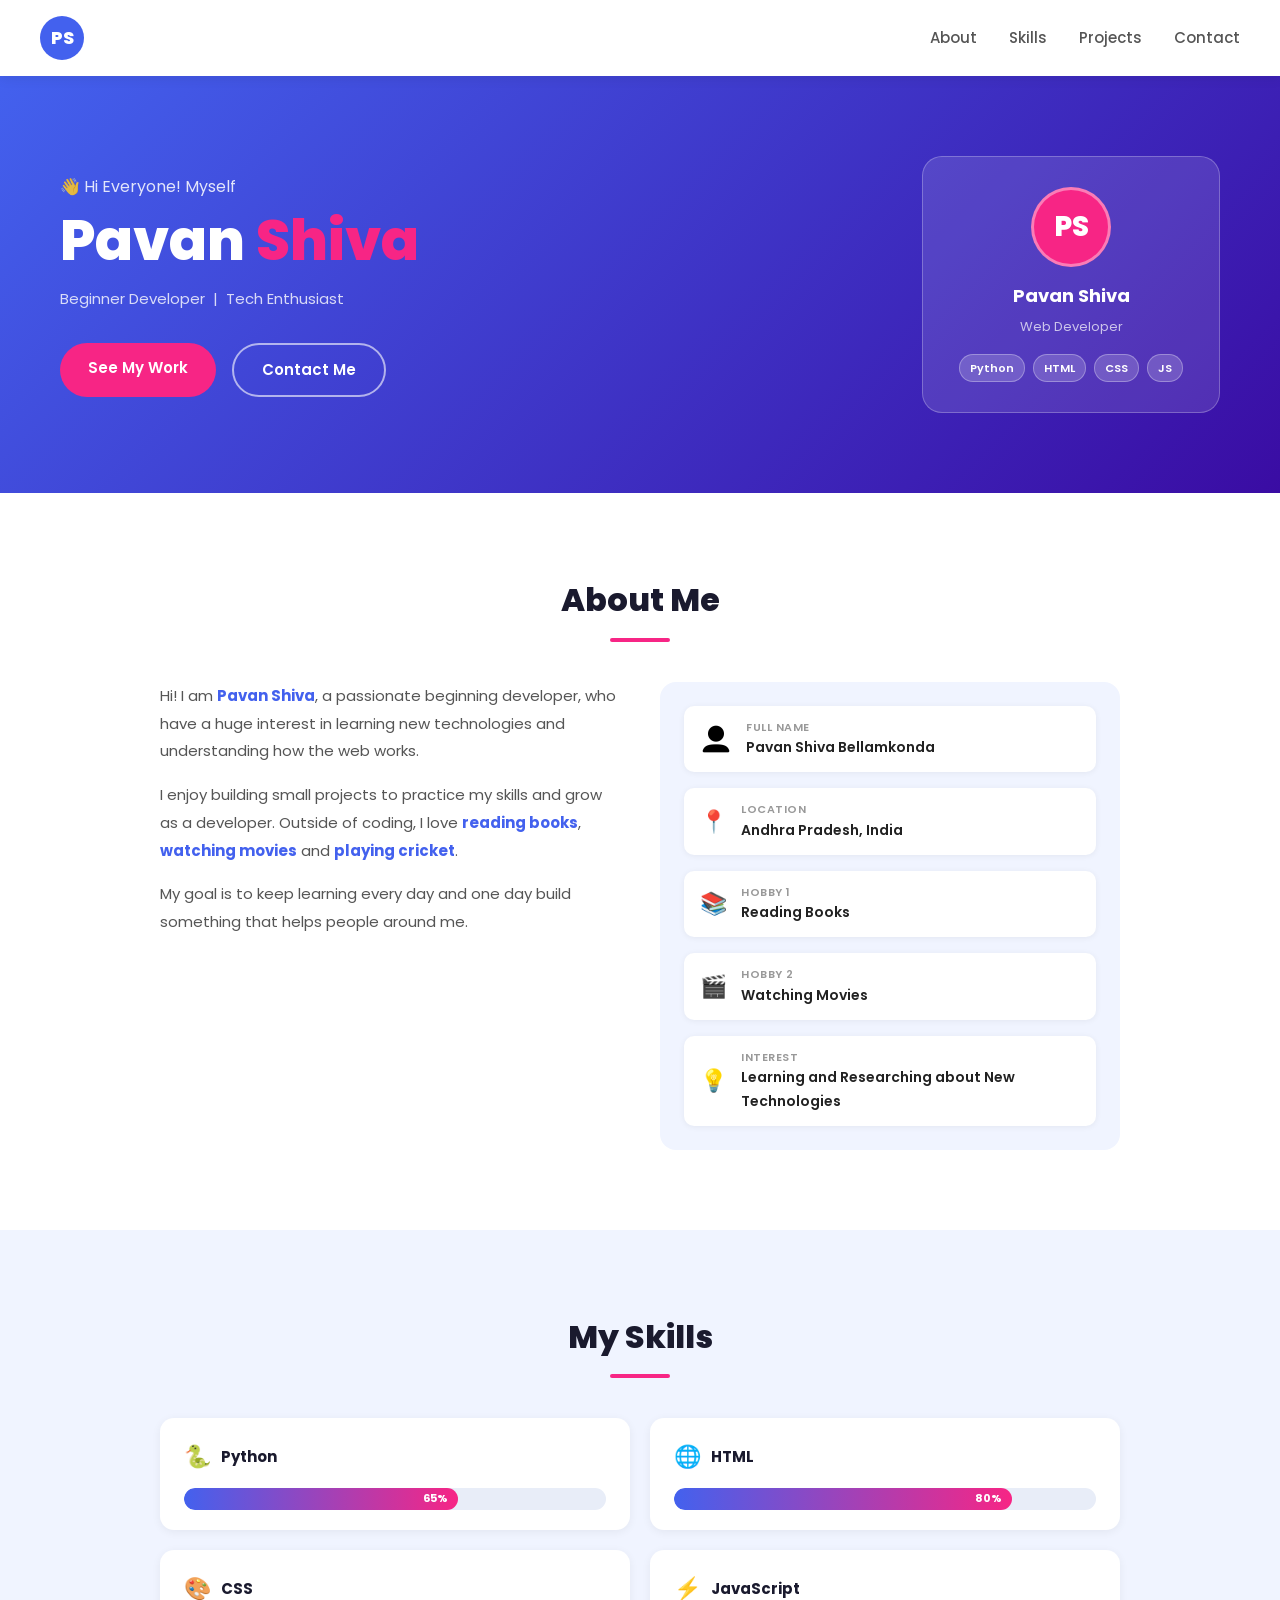
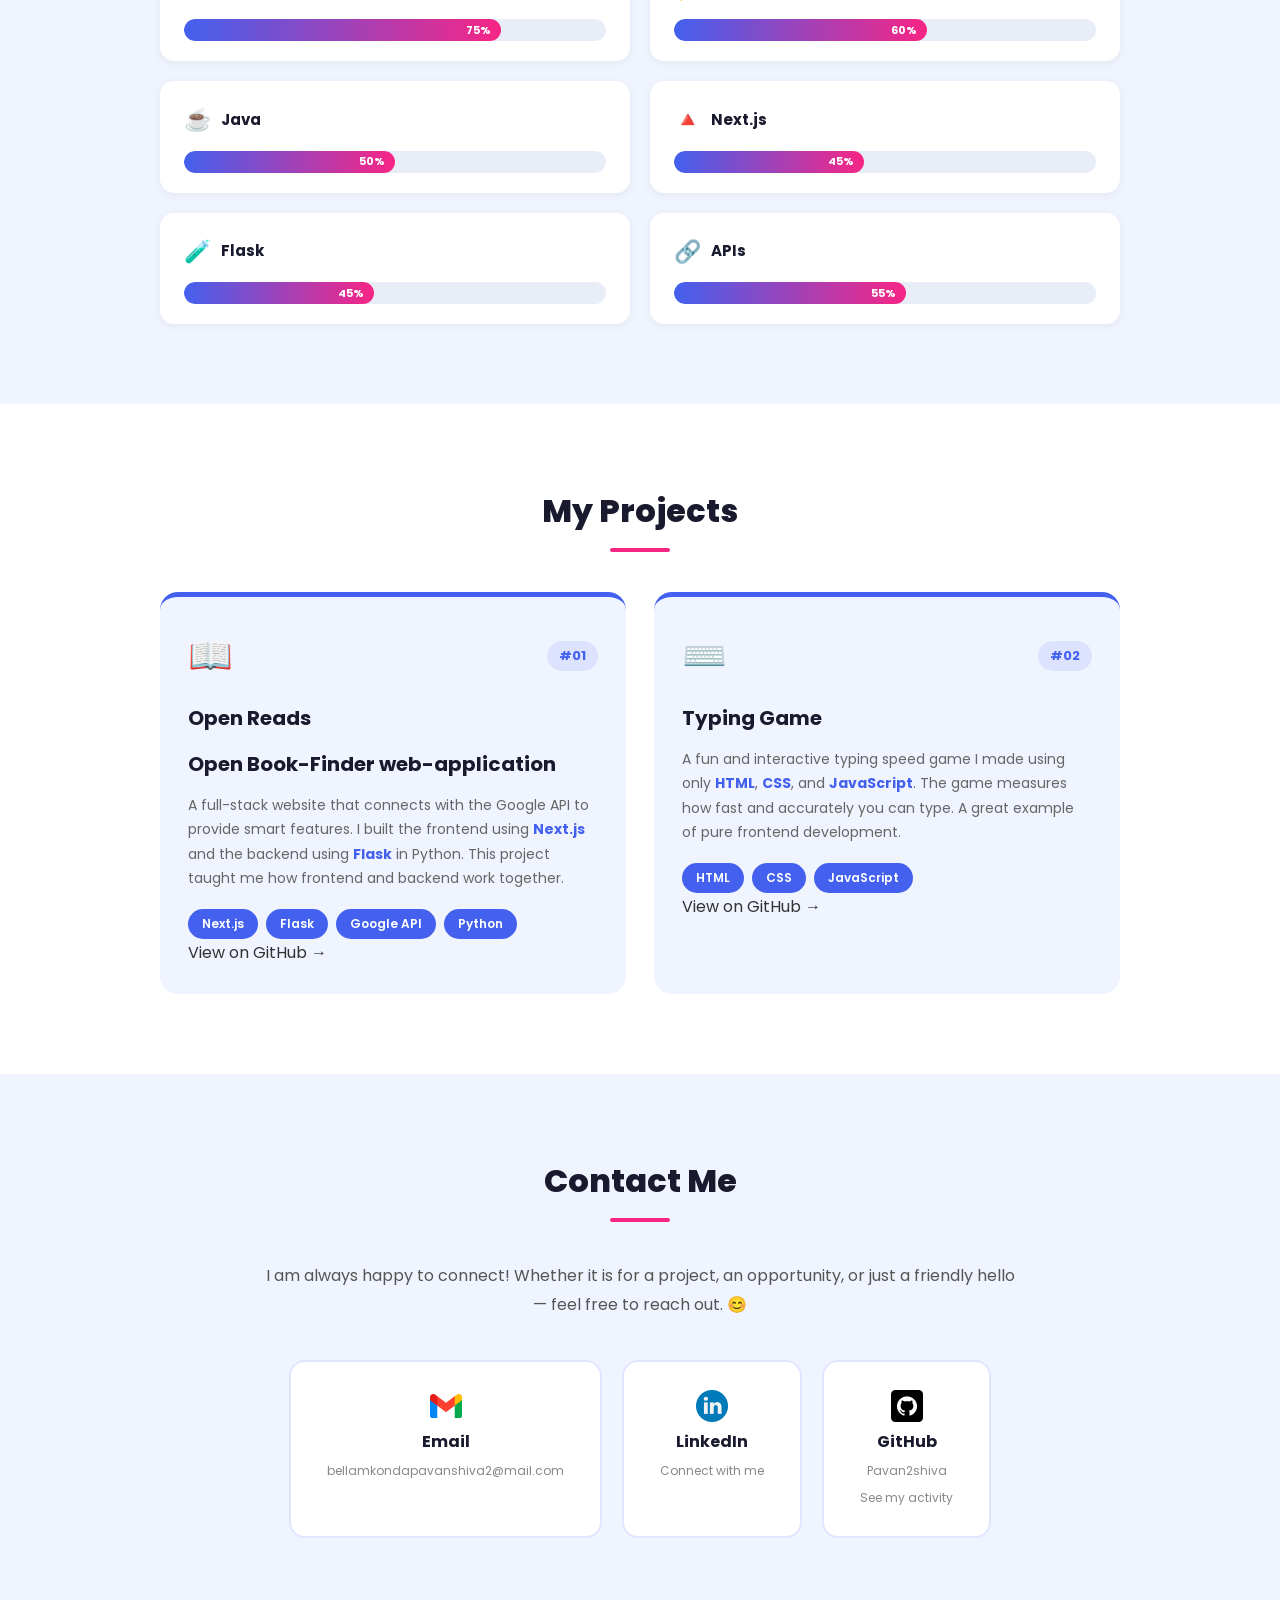
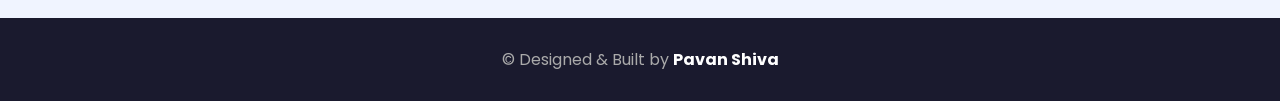
<file: index.html>
<!DOCTYPE html>
<html lang="en">
<head>
  <meta charset="UTF-8" />
  <meta name="viewport" content="width=device-width, initial-scale=1.0"/>
  <title>Pavan Shiva | Portfolio</title>
  <link rel="stylesheet" href="style.css" />
  <link href="https://fonts.googleapis.com/css2?family=Poppins:wght@300;400;600;700;800&display=swap" rel="stylesheet"/>
</head>
<body>
 
  <nav>
    <div class="logo">PS</div>
    <ul>
      <li><a href="#about">About</a></li>
      <li><a href="#skills">Skills</a></li>
      <li><a href="#projects">Projects</a></li>
      <li><a href="#contact">Contact</a></li>
    </ul>
  </nav>
 
  <!-- introduction bar -->
  <section id="hero">
    <div class="hero-text">
      <p class="hello"> 👋 Hi Everyone! Myself</p>
      <h1>Pavan <span>Shiva</span></h1>
      <p class="tagline">Beginner Developer &nbsp;|&nbsp; Tech Enthusiast &nbsp;</p>
      <div class="hero-buttons">
        <a href="#projects" class="btn-main">See My Work</a>
        <a href="#contact" class="btn-ghost">Contact Me</a>
      </div>
    </div>
    <div class="hero-card">
      <div class="avatar">PS</div>
      <p class="card-name">Pavan Shiva</p>
      <p class="card-role">Web Developer</p>
      <div class="card-badges">
        <span>Python</span>
        <span>HTML</span>
        <span>CSS</span>
        <span>JS</span>
      </div>
    </div>
  </section>
 
  <!-- About Section -->
  <section id="about">
    <div class="section-title">
      <h2>About Me</h2>
      <div class="underline"></div>
    </div>
    <div class="about-grid">
      <div class="about-left">
        <p>
          Hi! I am <strong>Pavan Shiva</strong>, a passionate beginning developer, who have a huge interest in learning
          new technologies and understanding how the web works.
        </p>
        <p>
          I enjoy building small projects to practice my skills and grow as a developer.
          Outside of coding, I love <strong>reading books</strong>,
          <strong>watching movies</strong> and <strong>playing cricket</strong>.
        </p>
        <p>
          My goal is to keep learning every day and one day build something that
          helps people around me.
        </p>
      </div>
      <div class="about-right">
        <div class="info-box">
          <div class="info-item">
            <img src="user.png" width="32" height="32" alt="Name" />
            <div>
              <p class="info-label">Full Name</p>
              <p class="info-value">Pavan Shiva Bellamkonda</p>
            </div>
          </div>
          <div class="info-item">
            <span class="info-icon">📍</span>
            <div>
              <p class="info-label">Location</p>
              <p class="info-value">Andhra Pradesh, India</p>
            </div>
          </div>
          <div class="info-item">
            <span class="info-icon">📚</span>
            <div>
              <p class="info-label">Hobby 1</p>
              <p class="info-value">Reading Books</p>
            </div>
          </div>
          <div class="info-item">
            <span class="info-icon">🎬</span>
            <div>
              <p class="info-label">Hobby 2</p>
              <p class="info-value">Watching Movies</p>
            </div>
          </div>
          <div class="info-item">
            <span class="info-icon">💡</span>
            <div>
              <p class="info-label">Interest</p>
              <p class="info-value"> Learning and Researching about New Technologies</p>
            </div>
          </div>
        </div>
      </div>
    </div>
  </section>
 
  <!--  Skill section  -->
  <section id="skills" class="skills-section">
    <div class="section-title">
      <h2>My Skills</h2>
      <div class="underline"></div>
    </div>
 
    <div class="skills-grid">
 
      <div class="skill-card">
        <div class="skill-top">
          <span class="skill-emoji">🐍</span>
          <span class="skill-name">Python</span>
        </div>
        <div class="progress-bar">
          <div class="progress-fill" style="width: 65%;">65%</div>
        </div>
      </div>
 
      <div class="skill-card">
        <div class="skill-top">
          <span class="skill-emoji">🌐</span>
          <span class="skill-name">HTML</span>
        </div>
        <div class="progress-bar">
          <div class="progress-fill" style="width: 80%;">80%</div>
        </div>
      </div>
 
      <div class="skill-card">
        <div class="skill-top">
          <span class="skill-emoji">🎨</span>
          <span class="skill-name">CSS</span>
        </div>
        <div class="progress-bar">
          <div class="progress-fill" style="width: 75%;">75%</div>
        </div>
      </div>
 
      <div class="skill-card">
        <div class="skill-top">
          <span class="skill-emoji">⚡</span>
          <span class="skill-name">JavaScript</span>
        </div>
        <div class="progress-bar">
          <div class="progress-fill" style="width: 60%;">60%</div>
        </div>
      </div>
 
      <div class="skill-card">
        <div class="skill-top">
          <span class="skill-emoji">☕</span>
          <span class="skill-name">Java</span>
        </div>
        <div class="progress-bar">
          <div class="progress-fill" style="width: 50%;">50%</div>
        </div>
      </div>
 
      <div class="skill-card">
        <div class="skill-top">
          <span class="skill-emoji">🔺</span>
          <span class="skill-name">Next.js</span>
        </div>
        <div class="progress-bar">
          <div class="progress-fill" style="width: 45%;">45%</div>
        </div>
      </div>
 
      <div class="skill-card">
        <div class="skill-top">
          <span class="skill-emoji">🧪</span>
          <span class="skill-name">Flask</span>
        </div>
        <div class="progress-bar">
          <div class="progress-fill" style="width: 45%;">45%</div>
        </div>
      </div>
 
      <div class="skill-card">
        <div class="skill-top">
          <span class="skill-emoji">🔗</span>
          <span class="skill-name">APIs</span>
        </div>
        <div class="progress-bar">
          <div class="progress-fill" style="width: 55%;">55%</div>
        </div>
      </div>
 
    </div>
  </section>
 
  <!-- ========== PROJECTS ========== -->
  <section id="projects">
    <div class="section-title">
      <h2>My Projects</h2>
      <div class="underline"></div>
    </div>
 
    <div class="projects-grid">
 
      <div class="project-card">
        <div class="project-header">
          <span class="project-emoji">📖</span>
          <span class="project-number">#01</span>
        </div>
        <h3>Open Reads</h3>
        <h3>Open Book-Finder web-application</h3>
        <p>
          A full-stack website that connects with the Google API to provide smart features.
          I built the frontend using <strong>Next.js</strong> and the backend using
          <strong>Flask</strong> in Python. This project taught me how frontend and
          backend work together.
        </p>
       <div class="project-tags">
        <span>Next.js</span>
        <span>Flask</span>
        <span>Google API</span>
        <span>Python</span>
      </div>
      <a href="https://github.com/Pavan2shiva/Open-Reads" target="_blank" class="project-link">
          View on GitHub → </a>
        </div>
 
      <div class="project-card">
        <div class="project-header">
          <span class="project-emoji">⌨️</span>
          <span class="project-number">#02</span>
        </div>
        <h3>Typing Game</h3>
        <p>
          A fun and interactive typing speed game I made using only
          <strong>HTML</strong>, <strong>CSS</strong>, and <strong>JavaScript</strong>.
          The game measures how fast and accurately you can type. A great example
          of pure frontend development.
        </p>
        <div class="project-tags">
          <span>HTML</span>
          <span>CSS</span>
          <span>JavaScript</span>
        </div>
        <a href="https://github.com/Pavan2shiva/Typing-game" target="_blank" class="project-link">
          View on GitHub → </a>
    </div>
  </section>
 
  <!-- ========== CONTACT ========== -->
  <section id="contact" class="contact-section">
    <div class="section-title">
      <h2>Contact Me</h2>
      <div class="underline"></div>
    </div>
    <div class="contact-box">
      <p class="contact-intro">
        I am always happy to connect! Whether it is for a project, an opportunity,
        or just a friendly hello — feel free to reach out. 😊
      </p>
      <div class="contact-cards">
        <a href="mailto:bellamkondapavanshiva2@gmail.com" class="contact-card">
          <img src="gmail.png" width="32" height="32" alt="Gmail" />
          <p>Email</p>
          <small>bellamkondapavanshiva2@mail.com</small>
        </a>
        <a href="https://www.linkedin.com/in/pavan-shiva-255bb831b/" class="contact-card">
          <img src="linkedin.png" width="32" height="32" alt="LinkedIn" />
          <p>LinkedIn</p>
          <small>Connect with me</small>
        </a>
        <a href="https://github.com/Pavan2shiva" class="contact-card">
        <img src="github.png" width="32" height="32" alt="GitHub" />          <p>GitHub</p>
          <small>Pavan2shiva</small>
          <small>See my activity</small>
        </a>
      </div>
    </div>
  </section>
 
  <!-- ========== FOOTER ========== -->
  <footer>
    <p> © Designed & Built by <strong>Pavan Shiva</strong></p>  
  </footer>
 
</body>
</html>
</file>
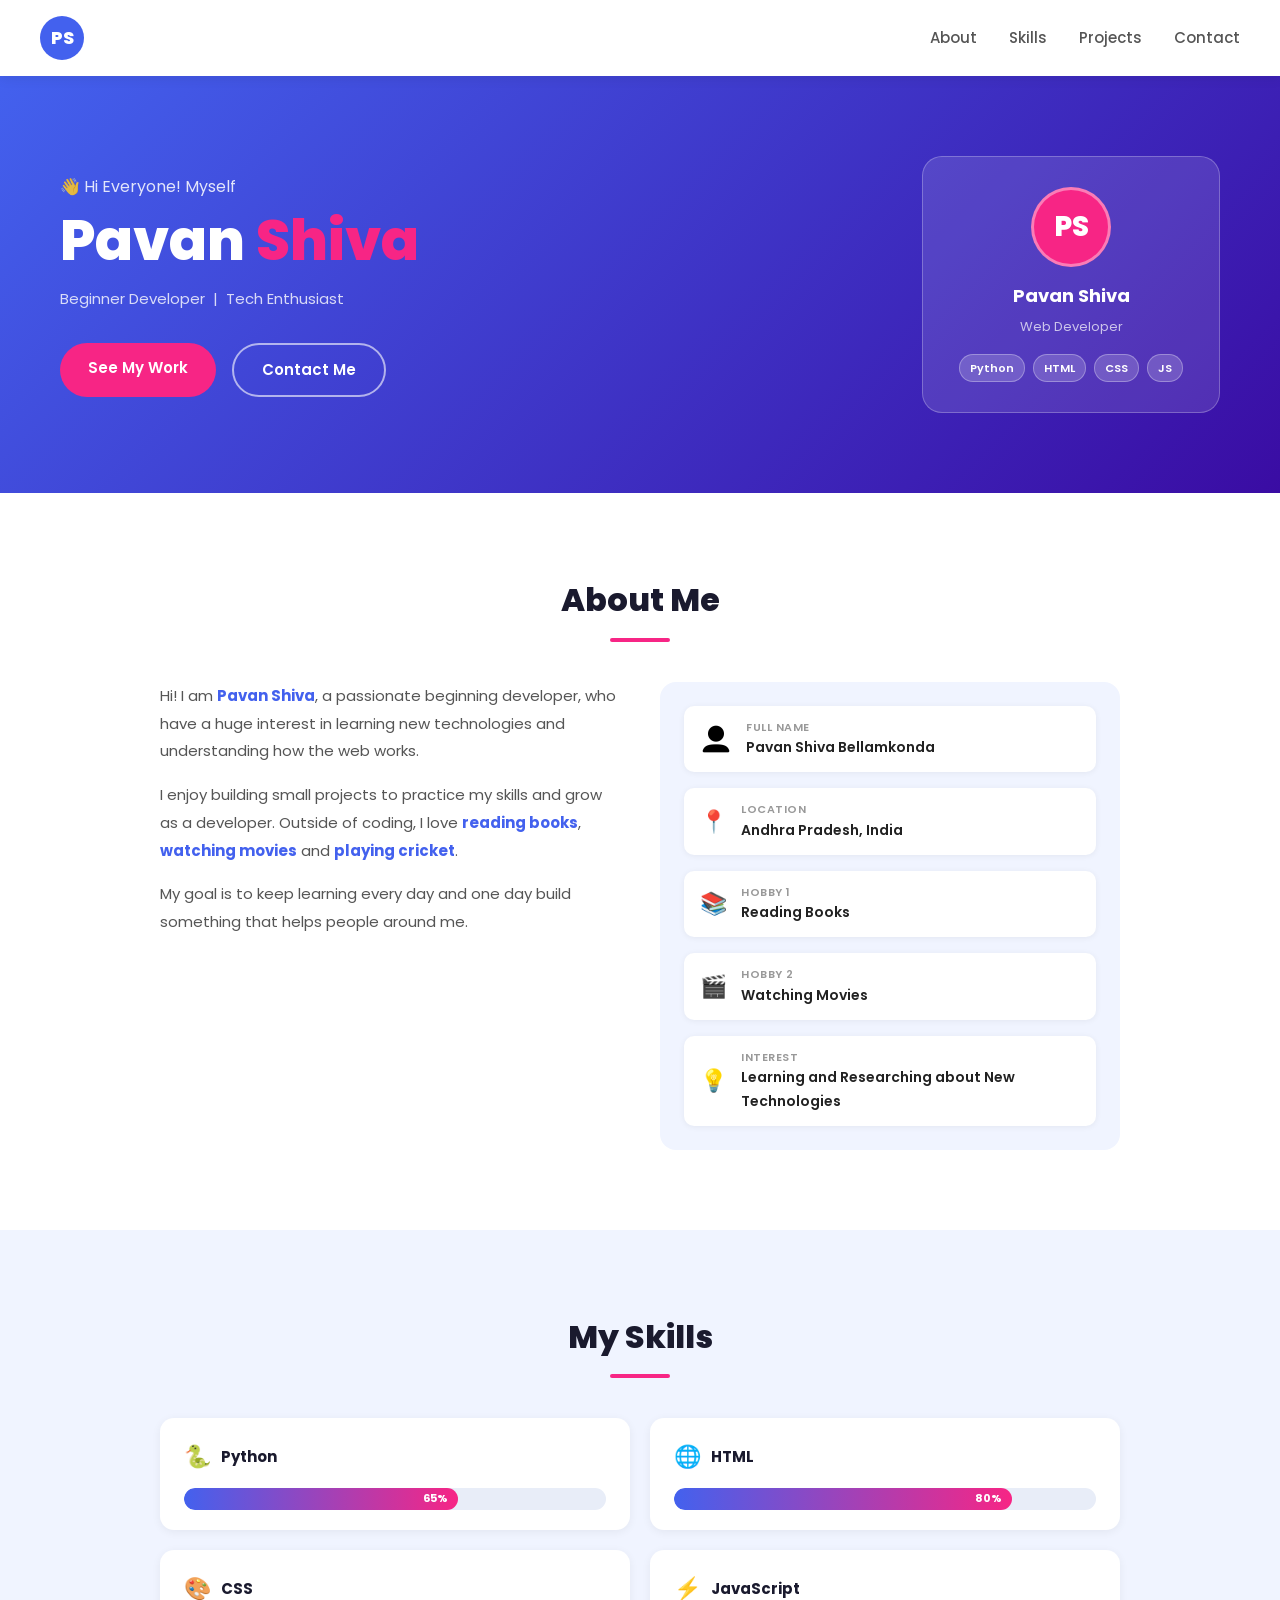
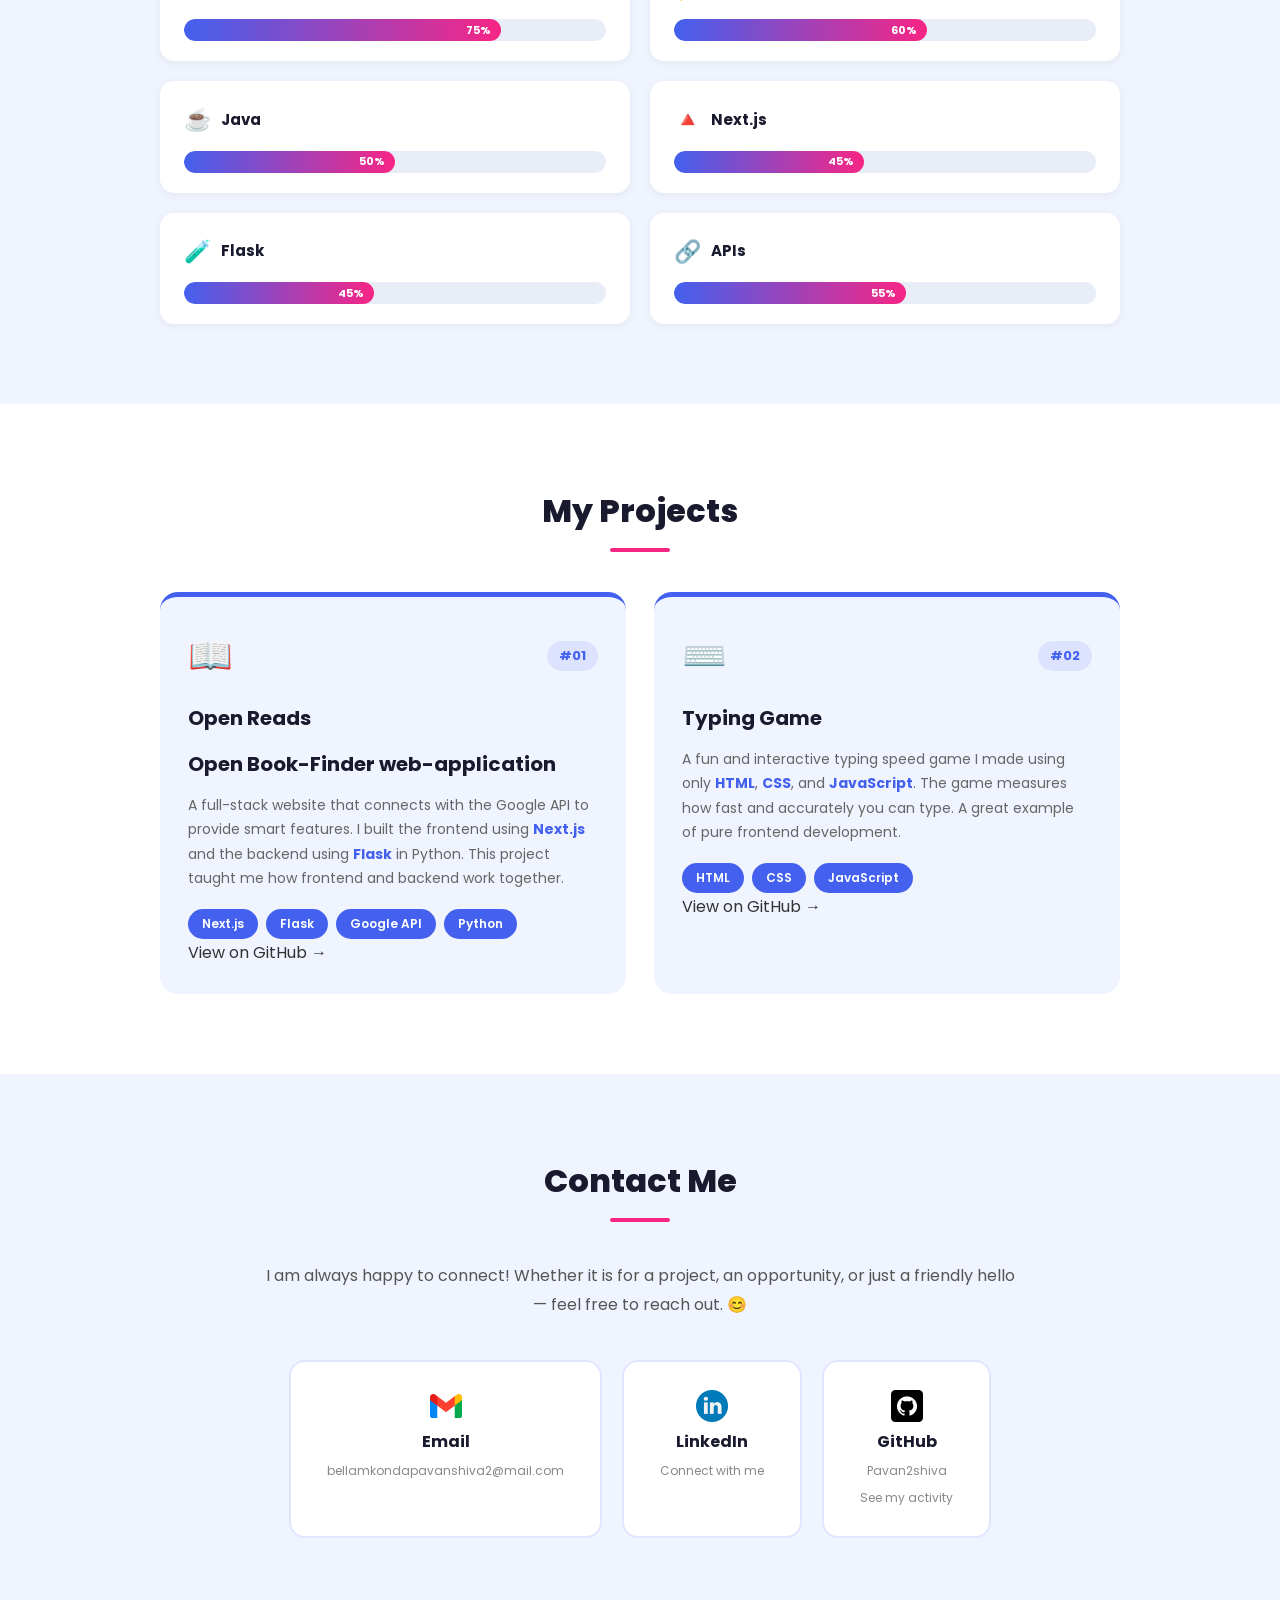
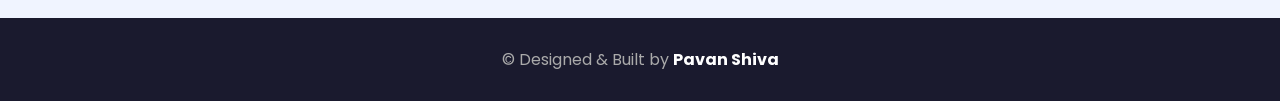
<file: portfolio.html>
<!DOCTYPE html>
<html lang="en">
<head>
  <meta charset="UTF-8" />
  <meta name="viewport" content="width=device-width, initial-scale=1.0"/>
  <title>Pavan Shiva | Portfolio</title>
  <link rel="stylesheet" href="style.css" />
  <link href="https://fonts.googleapis.com/css2?family=Poppins:wght@300;400;600;700;800&display=swap" rel="stylesheet"/>
</head>
<body>
 
  <nav>
    <div class="logo">PS</div>
    <ul>
      <li><a href="#about">About</a></li>
      <li><a href="#skills">Skills</a></li>
      <li><a href="#projects">Projects</a></li>
      <li><a href="#contact">Contact</a></li>
    </ul>
  </nav>
 
  <!-- introduction bar -->
  <section id="hero">
    <div class="hero-text">
      <p class="hello"> 👋 Hi Everyone! Myself</p>
      <h1>Pavan <span>Shiva</span></h1>
      <p class="tagline">Beginner Developer &nbsp;|&nbsp; Tech Enthusiast &nbsp;</p>
      <div class="hero-buttons">
        <a href="#projects" class="btn-main">See My Work</a>
        <a href="#contact" class="btn-ghost">Contact Me</a>
      </div>
    </div>
    <div class="hero-card">
      <div class="avatar">PS</div>
      <p class="card-name">Pavan Shiva</p>
      <p class="card-role">Web Developer</p>
      <div class="card-badges">
        <span>Python</span>
        <span>HTML</span>
        <span>CSS</span>
        <span>JS</span>
      </div>
    </div>
  </section>
 
  <!-- About Section -->
  <section id="about">
    <div class="section-title">
      <h2>About Me</h2>
      <div class="underline"></div>
    </div>
    <div class="about-grid">
      <div class="about-left">
        <p>
          Hi! I am <strong>Pavan Shiva</strong>, a passionate beginning developer, who have a huge interest in learning
          new technologies and understanding how the web works.
        </p>
        <p>
          I enjoy building small projects to practice my skills and grow as a developer.
          Outside of coding, I love <strong>reading books</strong>,
          <strong>watching movies</strong> and <strong>playing cricket</strong>.
        </p>
        <p>
          My goal is to keep learning every day and one day build something that
          helps people around me.
        </p>
      </div>
      <div class="about-right">
        <div class="info-box">
          <div class="info-item">
            <img src="user.png" width="32" height="32" alt="Name" />
            <div>
              <p class="info-label">Full Name</p>
              <p class="info-value">Pavan Shiva Bellamkonda</p>
            </div>
          </div>
          <div class="info-item">
            <span class="info-icon">📍</span>
            <div>
              <p class="info-label">Location</p>
              <p class="info-value">Andhra Pradesh, India</p>
            </div>
          </div>
          <div class="info-item">
            <span class="info-icon">📚</span>
            <div>
              <p class="info-label">Hobby 1</p>
              <p class="info-value">Reading Books</p>
            </div>
          </div>
          <div class="info-item">
            <span class="info-icon">🎬</span>
            <div>
              <p class="info-label">Hobby 2</p>
              <p class="info-value">Watching Movies</p>
            </div>
          </div>
          <div class="info-item">
            <span class="info-icon">💡</span>
            <div>
              <p class="info-label">Interest</p>
              <p class="info-value"> Learning and Researching about New Technologies</p>
            </div>
          </div>
        </div>
      </div>
    </div>
  </section>
 
  <!--  Skill section  -->
  <section id="skills" class="skills-section">
    <div class="section-title">
      <h2>My Skills</h2>
      <div class="underline"></div>
    </div>
 
    <div class="skills-grid">
 
      <div class="skill-card">
        <div class="skill-top">
          <span class="skill-emoji">🐍</span>
          <span class="skill-name">Python</span>
        </div>
        <div class="progress-bar">
          <div class="progress-fill" style="width: 65%;">65%</div>
        </div>
      </div>
 
      <div class="skill-card">
        <div class="skill-top">
          <span class="skill-emoji">🌐</span>
          <span class="skill-name">HTML</span>
        </div>
        <div class="progress-bar">
          <div class="progress-fill" style="width: 80%;">80%</div>
        </div>
      </div>
 
      <div class="skill-card">
        <div class="skill-top">
          <span class="skill-emoji">🎨</span>
          <span class="skill-name">CSS</span>
        </div>
        <div class="progress-bar">
          <div class="progress-fill" style="width: 75%;">75%</div>
        </div>
      </div>
 
      <div class="skill-card">
        <div class="skill-top">
          <span class="skill-emoji">⚡</span>
          <span class="skill-name">JavaScript</span>
        </div>
        <div class="progress-bar">
          <div class="progress-fill" style="width: 60%;">60%</div>
        </div>
      </div>
 
      <div class="skill-card">
        <div class="skill-top">
          <span class="skill-emoji">☕</span>
          <span class="skill-name">Java</span>
        </div>
        <div class="progress-bar">
          <div class="progress-fill" style="width: 50%;">50%</div>
        </div>
      </div>
 
      <div class="skill-card">
        <div class="skill-top">
          <span class="skill-emoji">🔺</span>
          <span class="skill-name">Next.js</span>
        </div>
        <div class="progress-bar">
          <div class="progress-fill" style="width: 45%;">45%</div>
        </div>
      </div>
 
      <div class="skill-card">
        <div class="skill-top">
          <span class="skill-emoji">🧪</span>
          <span class="skill-name">Flask</span>
        </div>
        <div class="progress-bar">
          <div class="progress-fill" style="width: 45%;">45%</div>
        </div>
      </div>
 
      <div class="skill-card">
        <div class="skill-top">
          <span class="skill-emoji">🔗</span>
          <span class="skill-name">APIs</span>
        </div>
        <div class="progress-bar">
          <div class="progress-fill" style="width: 55%;">55%</div>
        </div>
      </div>
 
    </div>
  </section>
 
  <!-- ========== PROJECTS ========== -->
  <section id="projects">
    <div class="section-title">
      <h2>My Projects</h2>
      <div class="underline"></div>
    </div>
 
    <div class="projects-grid">
 
      <div class="project-card">
        <div class="project-header">
          <span class="project-emoji">📖</span>
          <span class="project-number">#01</span>
        </div>
        <h3>Open Reads</h3>
        <h3>Open Book-Finder web-application</h3>
        <p>
          A full-stack website that connects with the Google API to provide smart features.
          I built the frontend using <strong>Next.js</strong> and the backend using
          <strong>Flask</strong> in Python. This project taught me how frontend and
          backend work together.
        </p>
       <div class="project-tags">
        <span>Next.js</span>
        <span>Flask</span>
        <span>Google API</span>
        <span>Python</span>
      </div>
      <a href="https://github.com/Pavan2shiva/Open-Reads" target="_blank" class="project-link">
          View on GitHub → </a>
        </div>
 
      <div class="project-card">
        <div class="project-header">
          <span class="project-emoji">⌨️</span>
          <span class="project-number">#02</span>
        </div>
        <h3>Typing Game</h3>
        <p>
          A fun and interactive typing speed game I made using only
          <strong>HTML</strong>, <strong>CSS</strong>, and <strong>JavaScript</strong>.
          The game measures how fast and accurately you can type. A great example
          of pure frontend development.
        </p>
        <div class="project-tags">
          <span>HTML</span>
          <span>CSS</span>
          <span>JavaScript</span>
        </div>
        <a href="https://github.com/Pavan2shiva/Typing-game" target="_blank" class="project-link">
          View on GitHub → </a>
    </div>
  </section>
 
  <!-- ========== CONTACT ========== -->
  <section id="contact" class="contact-section">
    <div class="section-title">
      <h2>Contact Me</h2>
      <div class="underline"></div>
    </div>
    <div class="contact-box">
      <p class="contact-intro">
        I am always happy to connect! Whether it is for a project, an opportunity,
        or just a friendly hello — feel free to reach out. 😊
      </p>
      <div class="contact-cards">
        <a href="mailto:bellamkondapavanshiva2@gmail.com" class="contact-card">
          <img src="gmail.png" width="32" height="32" alt="Gmail" />
          <p>Email</p>
          <small>bellamkondapavanshiva2@mail.com</small>
        </a>
        <a href="https://www.linkedin.com/in/pavan-shiva-255bb831b/" class="contact-card">
          <img src="linkedin.png" width="32" height="32" alt="LinkedIn" />
          <p>LinkedIn</p>
          <small>Connect with me</small>
        </a>
        <a href="https://github.com/Pavan2shiva" class="contact-card">
        <img src="github.png" width="32" height="32" alt="GitHub" />          <p>GitHub</p>
          <small>Pavan2shiva</small>
          <small>See my activity</small>
        </a>
      </div>
    </div>
  </section>
 
  <!-- ========== FOOTER ========== -->
  <footer>
    <p> © Designed & Built by <strong>Pavan Shiva</strong></p>  
  </footer>
 
</body>
</html>
</file>
<file: style.css>
* {
  margin: 0;
  padding: 0;
  box-sizing: border-box;
}
 
html {
  scroll-behavior: smooth;
}
 
body {
  font-family: 'Poppins', sans-serif;
  background-color: #f0f4ff;
  color: #333333;
  line-height: 1.7;
}
 
a {
  text-decoration: none;
  color: inherit;
}
 
 /* Nav bar */
nav {
  position: sticky;
  top: 0;
  background-color: #ffffff;
  padding: 16px 40px;
  display: flex;
  justify-content: space-between;
  align-items: center;
  box-shadow: 0 2px 12px rgba(0, 0, 0, 0.08);
  z-index: 999;
}
 
/* Logo circle */
.logo {
  background-color: #4361ee;
  color: #ffffff;
  font-size: 18px;
  font-weight: 800;
  width: 44px;
  height: 44px;
  border-radius: 50%;
  display: flex;
  align-items: center;
  justify-content: center;
}
 
/* Nav links list */
nav ul {
  list-style: none;
  display: flex;
  gap: 32px;
}
 
nav ul a {
  font-size: 15px;
  font-weight: 500;
  color: #555555;
  transition: color 0.2s;
}
 
nav ul a:hover {
  color: #4361ee;
}
 
 
/* HERO SECTION*/
 
#hero {
  background: linear-gradient(135deg, #4361ee 0%, #3a0ca3 100%);
  color: #ffffff;
  padding: 80px 60px;
  display: flex;
  justify-content: space-between;
  align-items: center;
  gap: 40px;
  flex-wrap: wrap;
}
 
/* Left side text */
.hero-text .hello {
  font-size: 16px;
  font-weight: 400;
  opacity: 0.85;
  margin-bottom: 10px;
}
 
.hero-text h1 {
  font-size: 56px;
  font-weight: 800;
  line-height: 1.1;
  margin-bottom: 14px;
}
 
/* The colored word "Shiva" */
.hero-text h1 span {
  color: #f72585;
}
 
.hero-text .tagline {
  font-size: 15px;
  opacity: 0.8;
  margin-bottom: 32px;
}
 
/* Hero buttons */
.hero-buttons {
  display: flex;
  gap: 16px;
  flex-wrap: wrap;
}
 
.btn-main {
  background-color: #f72585;
  color: #ffffff;
  padding: 12px 28px;
  border-radius: 30px;
  font-weight: 600;
  font-size: 15px;
  transition: background-color 0.2s, transform 0.2s;
}
 
.btn-main:hover {
  background-color: #d91a72;
  transform: translateY(-2px);
}
 
.btn-ghost {
  background-color: transparent;
  color: #ffffff;
  padding: 12px 28px;
  border-radius: 30px;
  font-weight: 600;
  font-size: 15px;
  border: 2px solid rgba(255, 255, 255, 0.6);
  transition: background-color 0.2s, transform 0.2s;
}
 
.btn-ghost:hover {
  background-color: rgba(255, 255, 255, 0.12);
  transform: translateY(-2px);
}
 
/* Right side floating card */
.hero-card {
  background-color: rgba(255, 255, 255, 0.12);
  border: 1px solid rgba(255, 255, 255, 0.25);
  border-radius: 20px;
  padding: 30px 36px;
  text-align: center;
  min-width: 200px;
}
 
/* Avatar circle with initials */
.avatar {
  background-color: #f72585;
  color: #ffffff;
  font-size: 28px;
  font-weight: 800;
  width: 80px;
  height: 80px;
  border-radius: 50%;
  display: flex;
  align-items: center;
  justify-content: center;
  margin: 0 auto 14px auto;
  border: 3px solid rgba(255, 255, 255, 0.4);
}
 
.card-name {
  font-size: 18px;
  font-weight: 700;
  margin-bottom: 4px;
}
 
.card-role {
  font-size: 13px;
  opacity: 0.7;
  margin-bottom: 16px;
}
 
.card-badges {
  display: flex;
  gap: 8px;
  flex-wrap: wrap;
  justify-content: center;
}
 
.card-badges span {
  background-color: rgba(255, 255, 255, 0.18);
  font-size: 11px;
  font-weight: 600;
  padding: 4px 10px;
  border-radius: 20px;
  border: 1px solid rgba(255, 255, 255, 0.3);
}
 

.section-title {
  text-align: center;
  margin-bottom: 40px;
}
 
.section-title h2 {
  font-size: 32px;
  font-weight: 800;
  color: #1a1a2e;
}
 
/* Coloured line under the heading */
.underline {
  width: 60px;
  height: 4px;
  background-color: #f72585;
  border-radius: 2px;
  margin: 10px auto 0 auto;
}
 
 
/* ABOUT SECTION */
 
#about {
  padding: 80px 60px;
  background-color: #ffffff;
}
 
.about-grid {
  display: grid;
  grid-template-columns: 1fr 1fr;
  gap: 40px;
  align-items: start;
  max-width: 960px;
  margin: 0 auto;
}
 
.about-left p {
  font-size: 15px;
  color: #555555;
  margin-bottom: 16px;
  line-height: 1.85;
}
 
.about-left strong {
  color: #4361ee;
}
 
/* Info box on the right */
.info-box {
  background-color: #f0f4ff;
  border-radius: 16px;
  padding: 24px;
  display: flex;
  flex-direction: column;
  gap: 16px;
}
 
.info-item {
  display: flex;
  align-items: center;
  gap: 14px;
  background-color: #ffffff;
  padding: 12px 16px;
  border-radius: 10px;
  box-shadow: 0 1px 6px rgba(0, 0, 0, 0.06);
}
 
.info-icon {
  font-size: 22px;
}
 
.info-label {
  font-size: 11px;
  color: #999999;
  font-weight: 600;
  text-transform: uppercase;
  letter-spacing: 0.5px;
}
 
.info-value {
  font-size: 14px;
  font-weight: 600;
  color: #222222;
}
 
 
/*  SKILLS SECTION*/
 
.skills-section {
  padding: 80px 60px;
  background-color: #f0f4ff;
}
 
.skills-grid {
  display: grid;
  grid-template-columns: repeat(2, 1fr);
  gap: 20px;
  max-width: 960px;
  margin: 0 auto;
}
 
.skill-card {
  background-color: #ffffff;
  border-radius: 14px;
  padding: 20px 24px;
  box-shadow: 0 2px 10px rgba(0, 0, 0, 0.06);
  transition: transform 0.2s;
}
 
.skill-card:hover {
  transform: translateY(-4px);
}
 
.skill-top {
  display: flex;
  align-items: center;
  gap: 10px;
  margin-bottom: 12px;
}
 
.skill-emoji {
  font-size: 22px;
}
 
.skill-name {
  font-size: 15px;
  font-weight: 700;
  color: #1a1a2e;
}
 
/* Progress bar track (gray background) */
.progress-bar {
  background-color: #e8edf8;
  border-radius: 20px;
  height: 22px;
  overflow: hidden;
}
 
/* Coloured fill that shows the skill level */
.progress-fill {
  height: 100%;
  background: linear-gradient(90deg, #4361ee, #f72585);
  border-radius: 20px;
  color: #ffffff;
  font-size: 11px;
  font-weight: 700;
  display: flex;
  align-items: center;
  justify-content: flex-end;
  padding-right: 10px;
}
 
 
/* PROJECTS SECTION */
 
#projects {
  padding: 80px 60px;
  background-color: #ffffff;
}
 
.projects-grid {
  display: grid;
  grid-template-columns: 1fr 1fr;
  gap: 28px;
  max-width: 960px;
  margin: 0 auto;
}
 
.project-card {
  background-color: #f0f4ff;
  border-radius: 18px;
  padding: 28px;
  border-top: 5px solid #4361ee;
  transition: transform 0.2s, box-shadow 0.2s;
}
 
.project-card:hover {
  transform: translateY(-6px);
  box-shadow: 0 12px 30px rgba(67, 97, 238, 0.15);
}
 
.project-header {
  display: flex;
  justify-content: space-between;
  align-items: center;
  margin-bottom: 14px;
}
 
.project-emoji {
  font-size: 36px;
}
 
.project-number {
  font-size: 13px;
  font-weight: 700;
  color: #4361ee;
  background-color: #dde3ff;
  padding: 4px 12px;
  border-radius: 20px;
}
 
.project-card h3 {
  font-size: 20px;
  font-weight: 700;
  color: #1a1a2e;
  margin-bottom: 12px;
}
 
.project-card p {
  font-size: 14px;
  color: #666666;
  line-height: 1.75;
  margin-bottom: 18px;
}
 
.project-card p strong {
  color: #4361ee;
}
 
.project-tags {
  display: flex;
  flex-wrap: wrap;
  gap: 8px;
}
 
.project-tags span {
  background-color: #4361ee;
  color: #ffffff;
  font-size: 12px;
  font-weight: 600;
  padding: 5px 14px;
  border-radius: 20px;
}
 
 
/*  CONTACT SECTION */
 
.contact-section {
  padding: 80px 60px;
  background-color: #f0f4ff;
  text-align: center;
}
 
.contact-box {
  max-width: 760px;
  margin: 0 auto;
}
 
.contact-intro {
  font-size: 16px;
  color: #555555;
  margin-bottom: 40px;
  line-height: 1.8;
}
 
.contact-cards {
  display: flex;
  gap: 20px;
  justify-content: center;
  flex-wrap: wrap;
}
 
.contact-card {
  background-color: #ffffff;
  border-radius: 16px;
  padding: 28px 36px;
  border: 2px solid #e0e6ff;
  display: flex;
  flex-direction: column;
  align-items: center;
  gap: 6px;
  min-width: 160px;
  transition: border-color 0.2s, transform 0.2s, box-shadow 0.2s;
}
 
.contact-card:hover {
  border-color: #4361ee;
  transform: translateY(-5px);
  box-shadow: 0 10px 24px rgba(67, 97, 238, 0.15);
}
 
.contact-card span {
  font-size: 32px;
}
 
.contact-card p {
  font-size: 16px;
  font-weight: 700;
  color: #1a1a2e;
}
 
.contact-card small {
  font-size: 12px;
  color: #888888;
}
 
 
/*  FOOTER */
 
footer {
  background-color: #1a1a2e;
  color: #aaaaaa;
  text-align: center;
  padding: 28px 20px;
}
 
footer strong {
  color: #ffffff;
}
 
.footer-sub {
  font-size: 12px;
  color: #666666;
  margin-top: 6px;
}
 
 
/*  RESPONSIVE DESIGN (for mobile phones) */
 
@media (max-width: 768px) {
 
  #hero {
    padding: 50px 24px;
    flex-direction: column;
    text-align: center;
  }
 
  .hero-text h1 {
    font-size: 36px;
  }
 
  .hero-buttons {
    justify-content: center;
  }
 
  #about,
  .skills-section,
  #projects,
  .contact-section {
    padding: 50px 20px;
  }
 
  .about-grid {
    grid-template-columns: 1fr;
  }
 
  .skills-grid {
    grid-template-columns: 1fr;
  }
 
  .projects-grid {
    grid-template-columns: 1fr;
  }
 
  nav {
    padding: 14px 20px;
  }
 
  nav ul {
    gap: 16px;
  }
}
</file>
